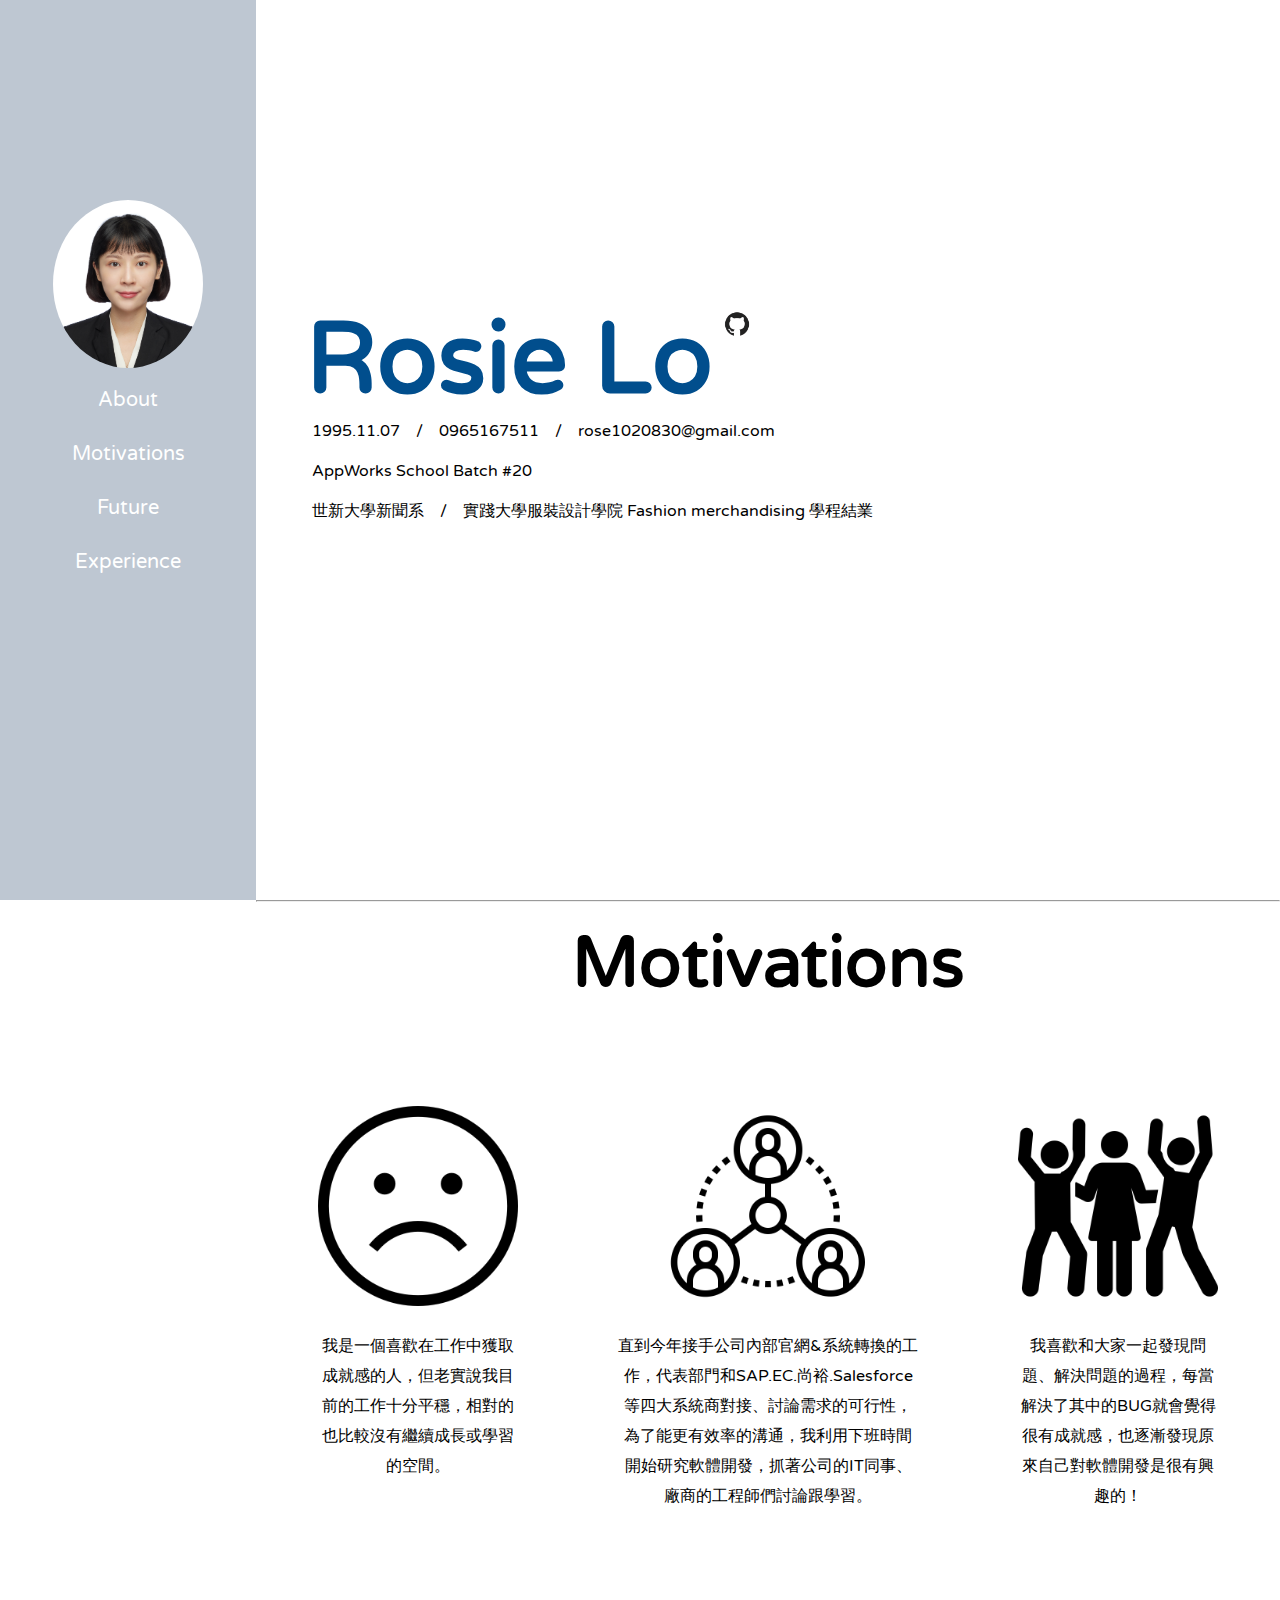
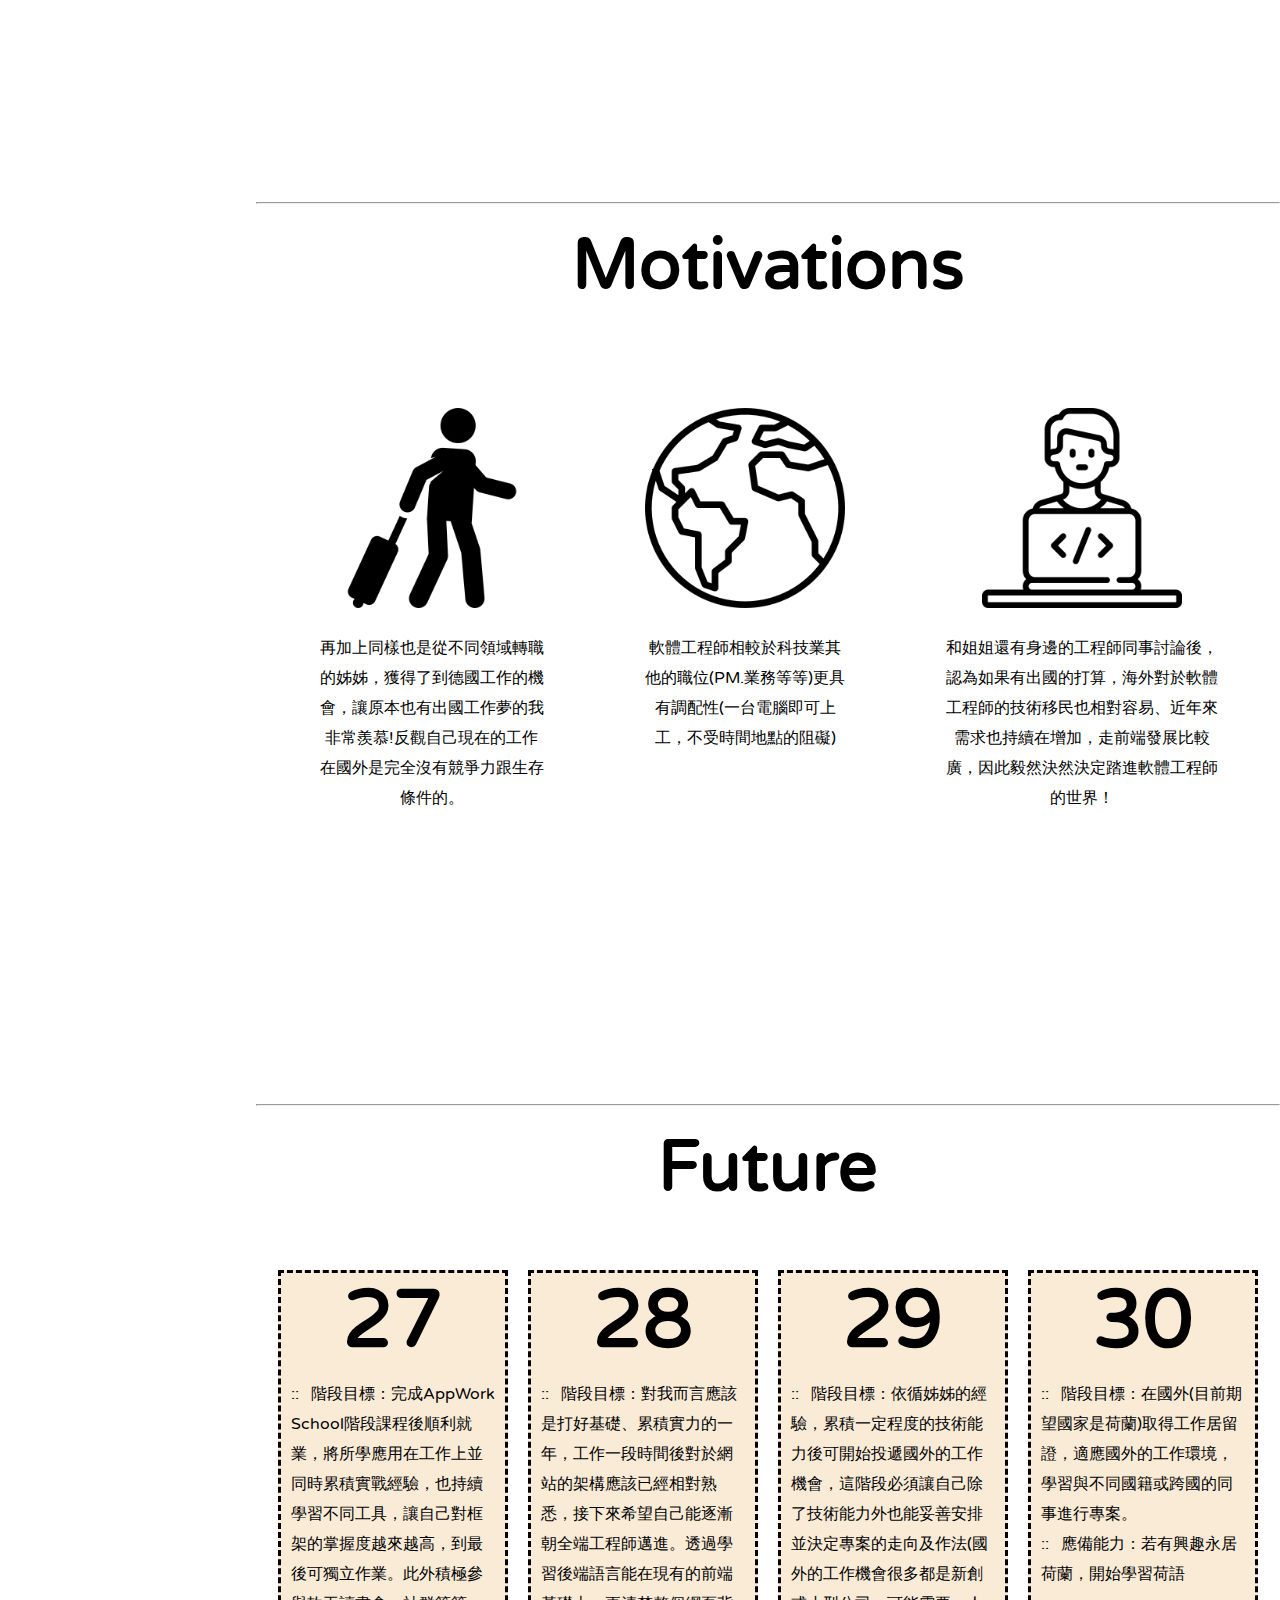
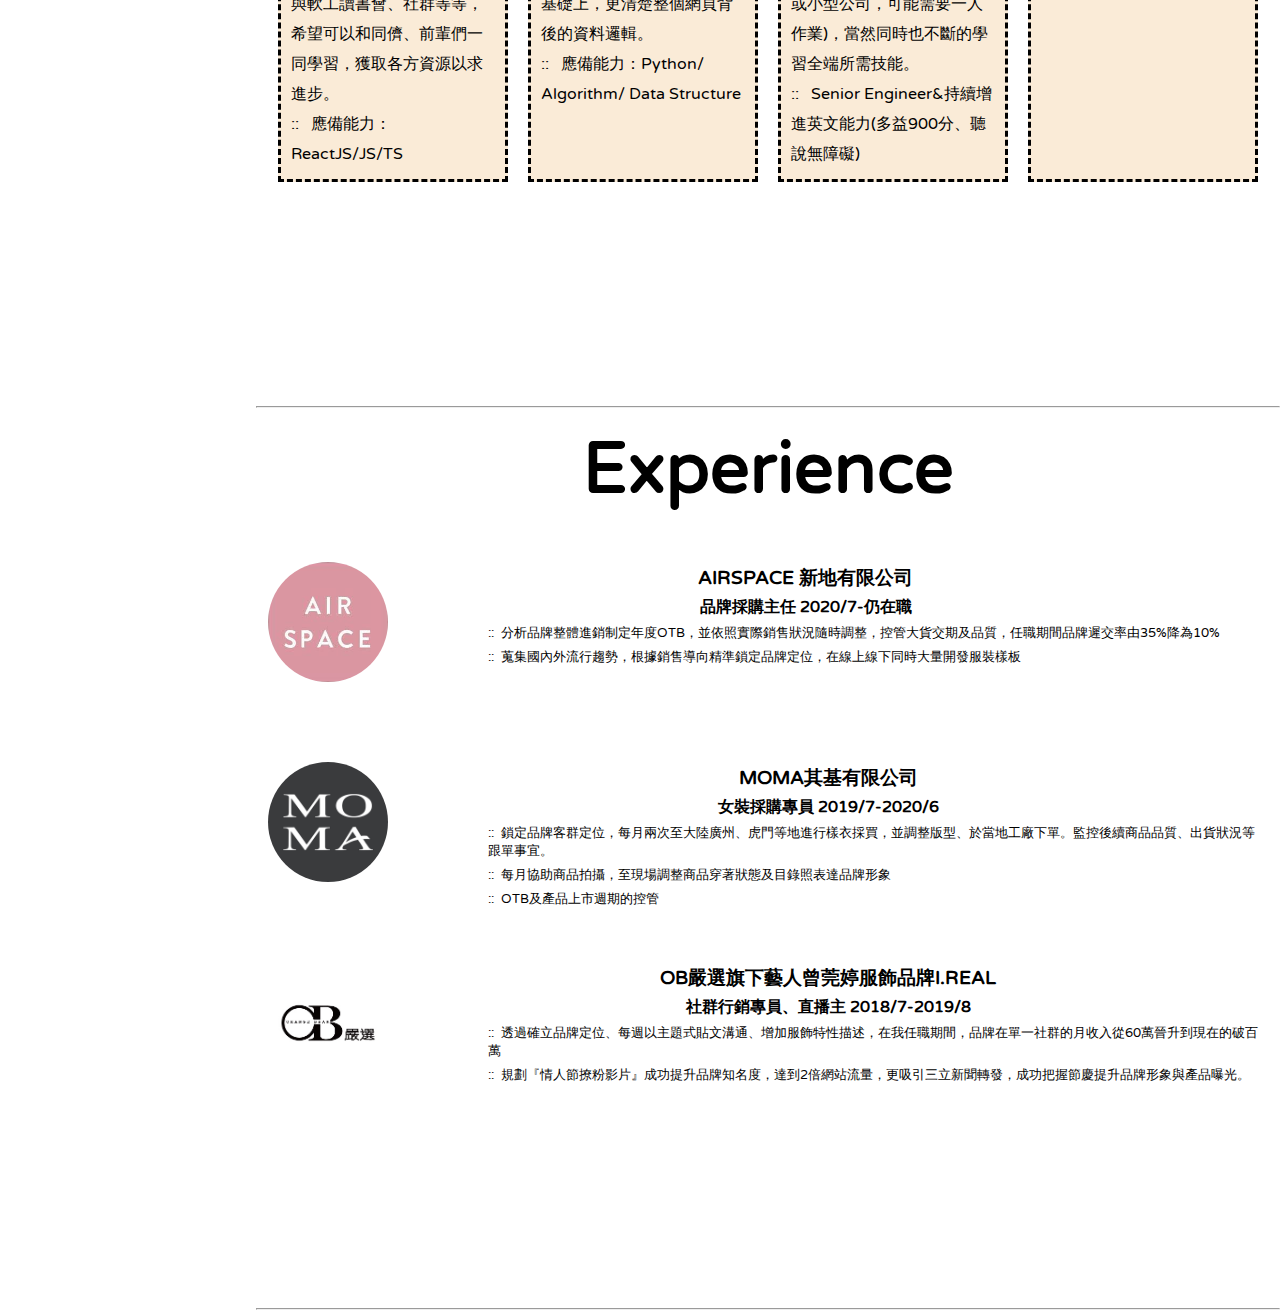
<file: index.html>
<!DOCTYPE html>


<head>

   <link rel="reset" href="fond-end/reset.css">
   <link rel="stylesheet" href="index.css">
   <link rel="stylesheet"href="https://fonts.googleapis.com/css2?family=Varela+Round">
   <meta name="viewport" content="width=device-width, initial-scale=1, user-scalable=no">


<body>
    <div class="side-menu" id="test">
        <div class="wrap">
            <img src="B20220724 38 羅思霓 健保.jpg">
            <nav>
             <a id= "side-menu-about" href="#about">About</a>
             <a id= "side-menu-motivations" href="motivations">Motivations</a>
             <a id= "side-menu-future" href="#future">Future</a>
             <a id= "side-menu-experience" href="#experience">Experience</a>
             </nav>
        </div>
    </div>
       
    <div class="content">
      <div class="wrap">
            <div class="about" id="about">
                <div class="about-box">
                  <div class="git">
                  <h1>Rosie Lo</h1> 
                  <a href="https://github.com/ninibobooooo?tab=repositories"><img src="logo/github.png"></a>
                  </div>
                  <ul>
                    <li>
                      1995.11.07
                    </li>
                    <li>
                      /
                    </li>
                    <li>
                      0965167511
                    </li>
                    <li>
                      /
                    </li>
                    <li>
                      rose1020830@gmail.com
                    </li>
                  </ul>
                    <br>
                    <ul>
                      <li>
                        AppWorks School Batch #20 
                      </li>
                    </ul>
                    <br>
                    <ul>
                      <li>
                        世新大學新聞系
                      </li>
                      <li>
                        /
                      </li>
                      <li>
                        實踐大學服裝設計學院 Fashion merchandising 學程結業 
                      </li>
                    </ul>
                   
                    

      
                </div>
            </div>
      </div>
            <hr>



            
            
    

            
            <div class="motivations" id="motivations" >
                <h2>Motivations</h2>

                <div class="moticontent">
                  <div class="story">
                     <div class="icon">
                      <img src="icon/sad.png">
                     </div>
                     <div class="text">
                         <p>
                         我是一個喜歡在工作中獲取成就感的人，但老實說我目前的工作十分平穩，相對的也比較沒有繼續成長或學習的空間。
                         </p>
                     </div>
                  </div>

                    <div class="story">
                      <div class="icon">
                         <img src="icon/connection.png">
                      </div>
                      <div class="text">
                          <p>
                            直到今年接手公司內部官網&系統轉換的工作，代表部門和SAP.EC.尚裕.Salesforce等四大系統商對接、討論需求的可行性，為了能更有效率的溝通，我利用下班時間開始研究軟體開發，抓著公司的IT同事、廠商的工程師們討論跟學習。
                          </p>
                      </div>
                   </div>
                      
                 
                   <div class="story">
                      <div class="icon">
                          <img src="icon/friends.png">
                      </div>
                      <div class="text">
                          <p>
                            我喜歡和大家一起發現問題、解決問題的過程，每當解決了其中的BUG就會覺得很有成就感，也逐漸發現原來自己對軟體開發是很有興趣的！
                          </p>
                     </div>
                 </div> 
             </div>
         </div>
        <hr>

        <div class="motivations" id="motivations" >
            <h2>Motivations</h2>

            <div class="moticontent">
              <div class="story">
                 <div class="icon">
                  <img src="icon/passenger.png">
                 </div>
                 <div class="text">
                     <p>
                        再加上同樣也是從不同領域轉職的姊姊，獲得了到德國工作的機會，讓原本也有出國工作夢的我非常羨慕!反觀自己現在的工作在國外是完全沒有競爭力跟生存條件的。
                     </p>
                 </div>
              </div>

                <div class="story">
                  <div class="icon">
                     <img src="icon/worldwide.png">
                  </div>
                  <div class="text">
                      <p>
                        軟體工程師相較於科技業其他的職位(PM.業務等等)更具有調配性(一台電腦即可上工，不受時間地點的阻礙)
                      </p>
                  </div>
               </div>
                  
             
               <div class="story">
                  <div class="icon">
                      <img src="icon/software-engineer.png">
                  </div>
                  <div class="text">
                      <p>
                        和姐姐還有身邊的工程師同事討論後，認為如果有出國的打算，海外對於軟體工程師的技術移民也相對容易、近年來需求也持續在增加，走前端發展比較廣，因此毅然決然決定踏進軟體工程師的世界！
                      </p>
                 </div>
             </div> 
         </div>
     </div>
     <hr>






        
            <div class="future" id="future" >
                <h2>Future</h2>
             <div class="wrap">
              <div class="future_content">
                  <div class="age">
                      <h5>27</h5>
                      <ul>
                          <li>
                             階段目標：完成AppWork School階段課程後順利就業，將所學應用在工作上並同時累積實戰經驗，也持續學習不同工具，讓自己對框架的掌握度越來越高，到最後可獨立作業。此外積極參與軟工讀書會、社群等等，希望可以和同儕、前輩們一同學習，獲取各方資源以求進步。
                         </li>
                          <li>
                          應備能力：ReactJS/JS/TS
                         </li>
                     </ul>
                  </div>
              </div>

              <div class="future_content">
                  <div class="age">
                      <h5>28</h5>
                      <ul>
                      <li>
                         階段目標：對我而言應該是打好基礎、累積實力的一年，工作一段時間後對於網站的架構應該已經相對熟悉，接下來希望自己能逐漸朝全端工程師邁進。透過學習後端語言能在現有的前端基礎上，更清楚整個網頁背後的資料邏輯。
                      </li>
                      <li>
                          應備能力：Python/ Algorithm/ Data Structure
                      </li>
                      </ul>
                    </div>
             </div>

             <div class="future_content">
                   <div class="age">
                     <h5>29</h5>
                     <ul>
                         <li>
                            階段目標：依循姊姊的經驗，累積一定程度的技術能力後可開始投遞國外的工作機會，這階段必須讓自己除了技術能力外也能妥善安排並決定專案的走向及作法(國外的工作機會很多都是新創或小型公司，可能需要一人作業)，當然同時也不斷的學習全端所需技能。
                         </li>
                         <li>
                            Senior Engineer&持續增進英文能力(多益900分、聽說無障礙)
                         </li>
                      </ul>
                   </div> 
              </div>

              <div class="future_content">
                 <div class="age">
                      <h5>30</h5>
                      <ul>
                          <li>
                             階段目標：在國外(目前期望國家是荷蘭)取得工作居留證，適應國外的工作環境，學習與不同國籍或跨國的同事進行專案。
                          </li>
                          <li>
                              應備能力：若有興趣永居荷蘭，開始學習荷語
                         </li>
                      </ul>
                 </div>
              </div>
            </div>
          </div>

          <hr>
          <div class="experience" id="experience">
            <h2>Experience</h2>

            <div class="company">
               <div class="company_logo">
                 <img src="logo/airspace_logo.jpeg">
               </div>

               <div class="text">
                 <h3>AIRSPACE 新地有限公司</h3>
                 <h4>品牌採購主任 2020/7-仍在職</h4>
                 <ul>
                  <li>分析品牌整體進銷制定年度OTB，並依照實際銷售狀況隨時調整，控管大貨交期及品質，任職期間品牌遲交率由35%降為10%</li>

                  <li>蒐集國內外流行趨勢，根據銷售導向精準鎖定品牌定位，在線上線下同時大量開發服裝樣板</li>
                 </ul>  
               </div>
            </div>
          
            <div class="company">
                <div class="company_logo">
                  <img src="logo/moma_app_icon.png">
                </div>

                <div class="text">
                  <h3>MOMA其基有限公司</h3>
                  <h4>女裝採購專員 2019/7-2020/6</h4>
                  <ul>
                   <li>鎖定品牌客群定位，每月兩次至大陸廣州、虎門等地進行樣衣採買，並調整版型、於當地工廠下單。監控後續商品品質、出貨狀況等跟單事宜。</li>
                   <li>每月協助商品拍攝，至現場調整商品穿著狀態及目錄照表達品牌形象</li>
                   <li>OTB及產品上市週期的控管</li>
                  </ul>  
                </div>
            </div>

            <div class="company">
                <div class="company_logo">
                  <img src="logo/1602904861-316703539.jpeg">
                </div>

                <div class="text">
                  <h3>OB嚴選旗下藝人曾莞婷服飾品牌I.REAL</h3>
                  <h4>社群行銷專員、直播主 2018/7-2019/8</h4>
                  <ul>
                   <li>透過確立品牌定位、每週以主題式貼⽂溝通、增加服飾特性描述，在我任職期間，品牌在單⼀社群的月收入從60萬晉升到現在的破百萬</li>
                   <li>規劃『情人節撩粉影片』成功提升品牌知名度，達到2倍網站流量，更吸引三立新聞轉發，成功把握節慶提升品牌形象與產品曝光。</li>
                  </ul>  
                </div>
            </div>
        
        </div>
        <hr>    
    </div>
 
</body>

<script src="practice.js"></script>
</file>
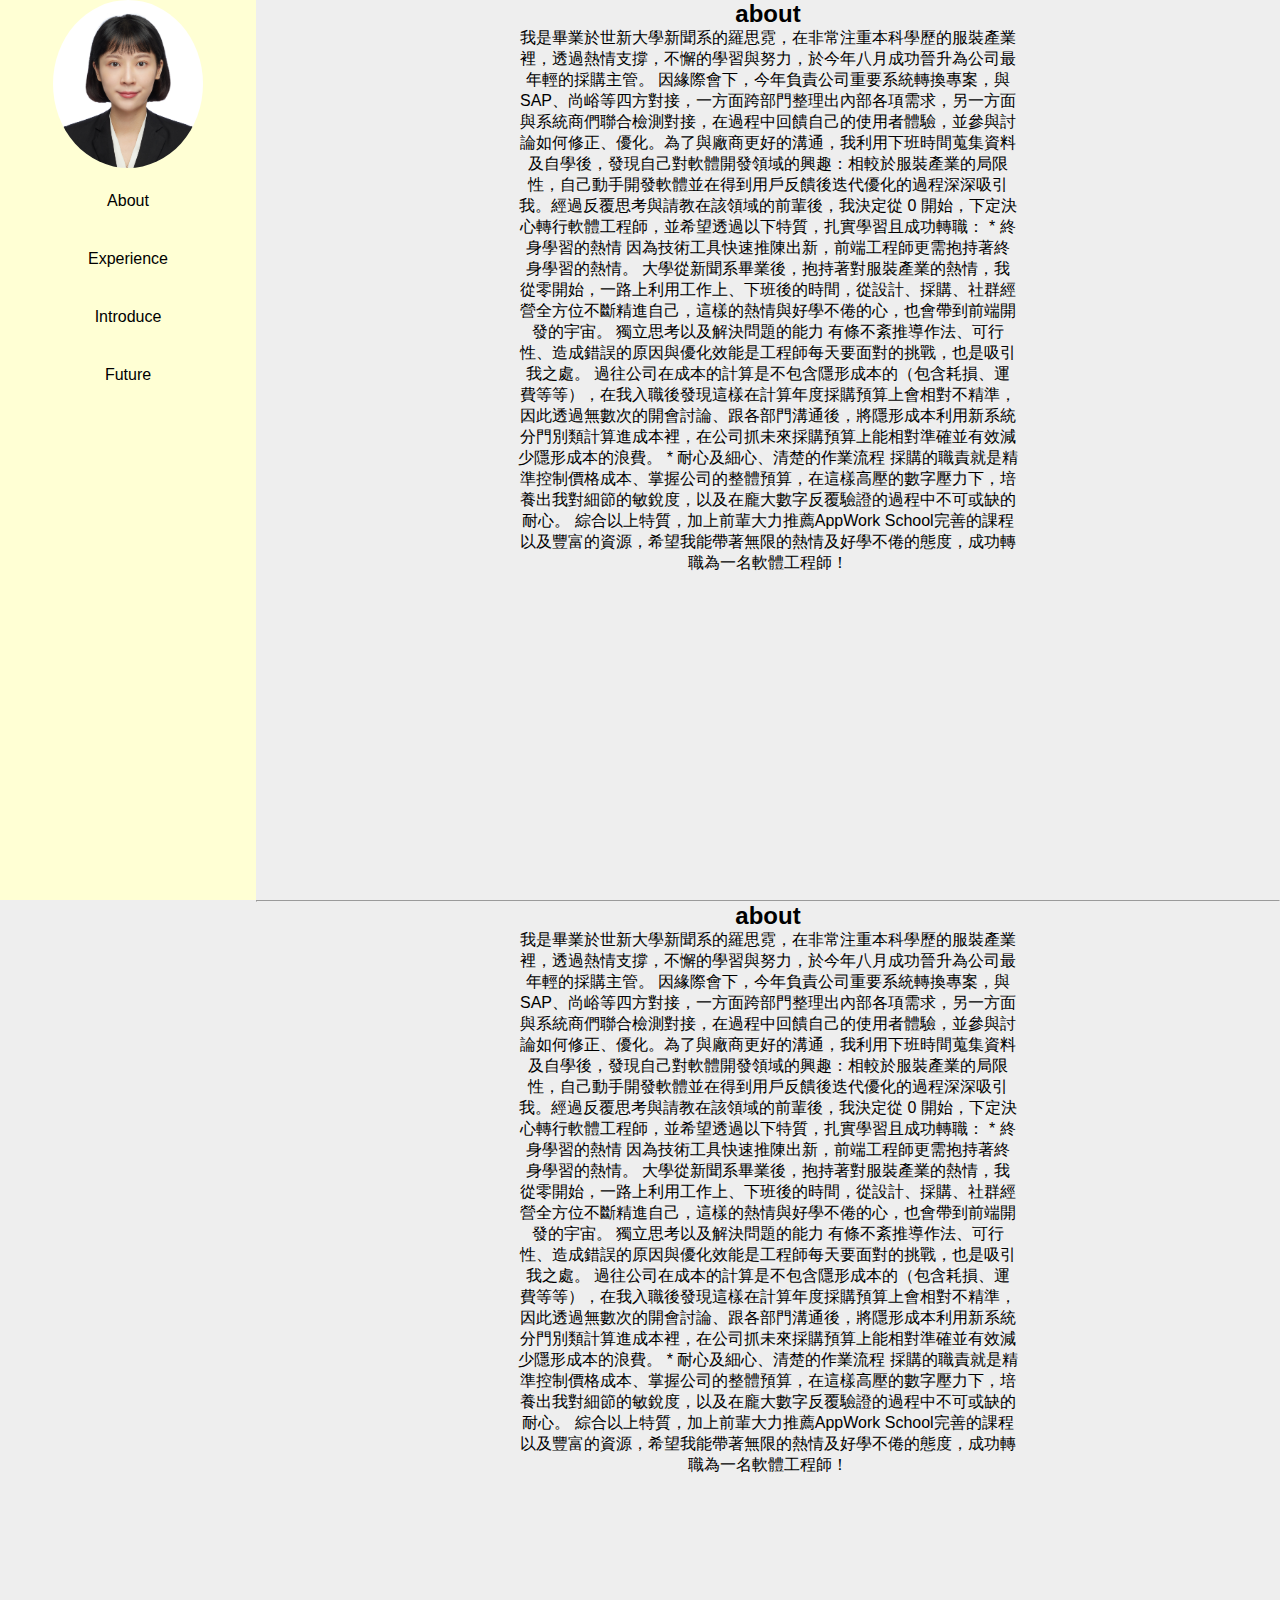
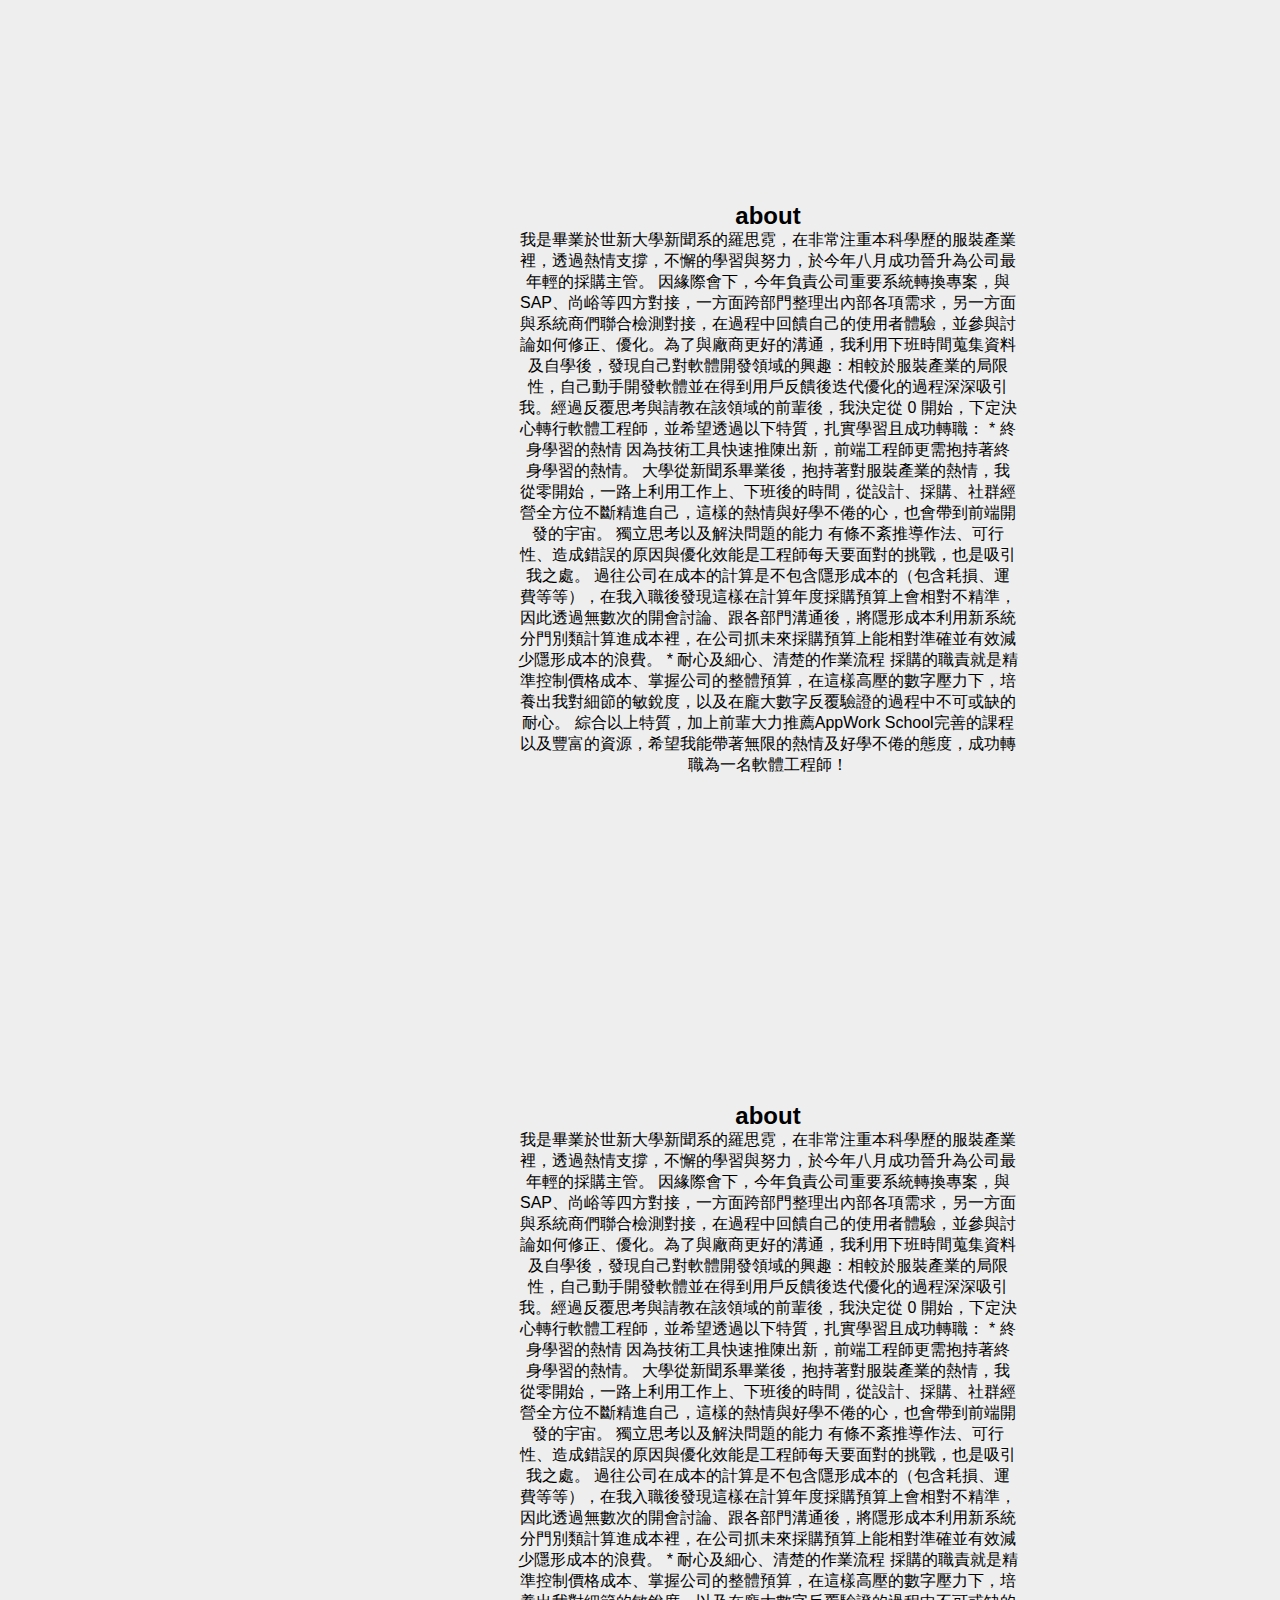
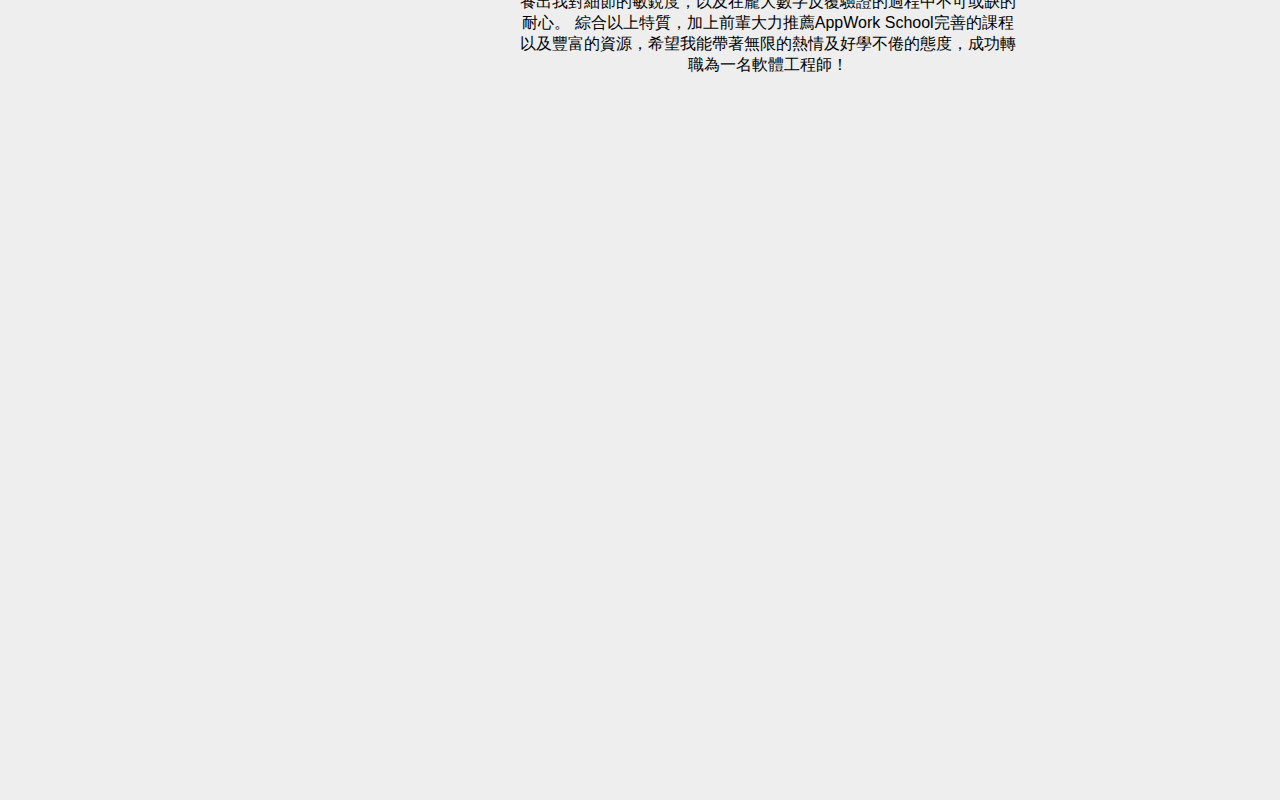
<file: resume.html>
<!DOCTYPE html>
<head>

   <link rel="reset" href="fond-end/reset.css">
   <link rel="stylesheet" href="resume.css">

</head>

 
<body>
  <div class="wrap">
    <div class="side-menu">
        <div class="wrap">
            <img src="B20220724 38 羅思霓 健保.jpg">
            <nav>
             <a href="#about">About</a>
             <a href="#experience">Experience</a>
             <a href="#introduce">Introduce</a>
             <a href="#future">Future</a>
             </nav>
        </div>
    </div>
       
    <div class="content">
      <div class="wrap">
            <div class="about" id="about">
                <h2>about</h2>
                <p>
                    我是畢業於世新大學新聞系的羅思霓，在非常注重本科學歷的服裝產業裡，透過熱情支撐，不懈的學習與努力，於今年八月成功晉升為公司最年輕的採購主管。
    
                    因緣際會下，今年負責公司重要系統轉換專案，與 SAP、尚峪等四方對接，一方面跨部門整理出內部各項需求，另一方面與系統商們聯合檢測對接，在過程中回饋自己的使用者體驗，並參與討論如何修正、優化。為了與廠商更好的溝通，我利用下班時間蒐集資料及自學後，發現自己對軟體開發領域的興趣：相較於服裝產業的局限性，自己動手開發軟體並在得到用戶反饋後迭代優化的過程深深吸引我。經過反覆思考與請教在該領域的前輩後，我決定從 0 開始，下定決心轉行軟體工程師，並希望透過以下特質，扎實學習且成功轉職：
                    
                    * 終身學習的熱情
                    因為技術工具快速推陳出新，前端工程師更需抱持著終身學習的熱情。
                    大學從新聞系畢業後，抱持著對服裝產業的熱情，我從零開始，一路上利用工作上、下班後的時間，從設計、採購、社群經營全方位不斷精進自己，這樣的熱情與好學不倦的心，也會帶到前端開發的宇宙。
                    
                    獨立思考以及解決問題的能力
                    有條不紊推導作法、可行性、造成錯誤的原因與優化效能是工程師每天要面對的挑戰，也是吸引我之處。
                    過往公司在成本的計算是不包含隱形成本的（包含耗損、運費等等），在我入職後發現這樣在計算年度採購預算上會相對不精準，因此透過無數次的開會討論、跟各部門溝通後，將隱形成本利用新系統分門別類計算進成本裡，在公司抓未來採購預算上能相對準確並有效減少隱形成本的浪費。
                    
                    * 耐心及細心、清楚的作業流程
                    採購的職責就是精準控制價格成本、掌握公司的整體預算，在這樣高壓的數字壓力下，培養出我對細節的敏銳度，以及在龐大數字反覆驗證的過程中不可或缺的耐心。
                    
                    綜合以上特質，加上前輩大力推薦AppWork School完善的課程以及豐富的資源，希望我能帶著無限的熱情及好學不倦的態度，成功轉職為一名軟體工程師！
                    
                </p>
            </div>
            <hr>
            <div class="experience" id="experience">
                <h2>about</h2>
                <p>
                    我是畢業於世新大學新聞系的羅思霓，在非常注重本科學歷的服裝產業裡，透過熱情支撐，不懈的學習與努力，於今年八月成功晉升為公司最年輕的採購主管。
    
                    因緣際會下，今年負責公司重要系統轉換專案，與 SAP、尚峪等四方對接，一方面跨部門整理出內部各項需求，另一方面與系統商們聯合檢測對接，在過程中回饋自己的使用者體驗，並參與討論如何修正、優化。為了與廠商更好的溝通，我利用下班時間蒐集資料及自學後，發現自己對軟體開發領域的興趣：相較於服裝產業的局限性，自己動手開發軟體並在得到用戶反饋後迭代優化的過程深深吸引我。經過反覆思考與請教在該領域的前輩後，我決定從 0 開始，下定決心轉行軟體工程師，並希望透過以下特質，扎實學習且成功轉職：
                    
                    * 終身學習的熱情
                    因為技術工具快速推陳出新，前端工程師更需抱持著終身學習的熱情。
                    大學從新聞系畢業後，抱持著對服裝產業的熱情，我從零開始，一路上利用工作上、下班後的時間，從設計、採購、社群經營全方位不斷精進自己，這樣的熱情與好學不倦的心，也會帶到前端開發的宇宙。
                    
                    獨立思考以及解決問題的能力
                    有條不紊推導作法、可行性、造成錯誤的原因與優化效能是工程師每天要面對的挑戰，也是吸引我之處。
                    過往公司在成本的計算是不包含隱形成本的（包含耗損、運費等等），在我入職後發現這樣在計算年度採購預算上會相對不精準，因此透過無數次的開會討論、跟各部門溝通後，將隱形成本利用新系統分門別類計算進成本裡，在公司抓未來採購預算上能相對準確並有效減少隱形成本的浪費。
                    
                    * 耐心及細心、清楚的作業流程
                    採購的職責就是精準控制價格成本、掌握公司的整體預算，在這樣高壓的數字壓力下，培養出我對細節的敏銳度，以及在龐大數字反覆驗證的過程中不可或缺的耐心。
                    
                    綜合以上特質，加上前輩大力推薦AppWork School完善的課程以及豐富的資源，希望我能帶著無限的熱情及好學不倦的態度，成功轉職為一名軟體工程師！
                    
                </p>
            </div>
            <div class="introduce" id="introduce" >
                <h2>about</h2>
                <p>
                    我是畢業於世新大學新聞系的羅思霓，在非常注重本科學歷的服裝產業裡，透過熱情支撐，不懈的學習與努力，於今年八月成功晉升為公司最年輕的採購主管。
    
                    因緣際會下，今年負責公司重要系統轉換專案，與 SAP、尚峪等四方對接，一方面跨部門整理出內部各項需求，另一方面與系統商們聯合檢測對接，在過程中回饋自己的使用者體驗，並參與討論如何修正、優化。為了與廠商更好的溝通，我利用下班時間蒐集資料及自學後，發現自己對軟體開發領域的興趣：相較於服裝產業的局限性，自己動手開發軟體並在得到用戶反饋後迭代優化的過程深深吸引我。經過反覆思考與請教在該領域的前輩後，我決定從 0 開始，下定決心轉行軟體工程師，並希望透過以下特質，扎實學習且成功轉職：
                    
                    * 終身學習的熱情
                    因為技術工具快速推陳出新，前端工程師更需抱持著終身學習的熱情。
                    大學從新聞系畢業後，抱持著對服裝產業的熱情，我從零開始，一路上利用工作上、下班後的時間，從設計、採購、社群經營全方位不斷精進自己，這樣的熱情與好學不倦的心，也會帶到前端開發的宇宙。
                    
                    獨立思考以及解決問題的能力
                    有條不紊推導作法、可行性、造成錯誤的原因與優化效能是工程師每天要面對的挑戰，也是吸引我之處。
                    過往公司在成本的計算是不包含隱形成本的（包含耗損、運費等等），在我入職後發現這樣在計算年度採購預算上會相對不精準，因此透過無數次的開會討論、跟各部門溝通後，將隱形成本利用新系統分門別類計算進成本裡，在公司抓未來採購預算上能相對準確並有效減少隱形成本的浪費。
                    
                    * 耐心及細心、清楚的作業流程
                    採購的職責就是精準控制價格成本、掌握公司的整體預算，在這樣高壓的數字壓力下，培養出我對細節的敏銳度，以及在龐大數字反覆驗證的過程中不可或缺的耐心。
                    
                    綜合以上特質，加上前輩大力推薦AppWork School完善的課程以及豐富的資源，希望我能帶著無限的熱情及好學不倦的態度，成功轉職為一名軟體工程師！
                    
                </p>
            </div>
            <div class="future" id="future" >
                <h2>about</h2>
                <p>
                    我是畢業於世新大學新聞系的羅思霓，在非常注重本科學歷的服裝產業裡，透過熱情支撐，不懈的學習與努力，於今年八月成功晉升為公司最年輕的採購主管。
    
                    因緣際會下，今年負責公司重要系統轉換專案，與 SAP、尚峪等四方對接，一方面跨部門整理出內部各項需求，另一方面與系統商們聯合檢測對接，在過程中回饋自己的使用者體驗，並參與討論如何修正、優化。為了與廠商更好的溝通，我利用下班時間蒐集資料及自學後，發現自己對軟體開發領域的興趣：相較於服裝產業的局限性，自己動手開發軟體並在得到用戶反饋後迭代優化的過程深深吸引我。經過反覆思考與請教在該領域的前輩後，我決定從 0 開始，下定決心轉行軟體工程師，並希望透過以下特質，扎實學習且成功轉職：
                    
                    * 終身學習的熱情
                    因為技術工具快速推陳出新，前端工程師更需抱持著終身學習的熱情。
                    大學從新聞系畢業後，抱持著對服裝產業的熱情，我從零開始，一路上利用工作上、下班後的時間，從設計、採購、社群經營全方位不斷精進自己，這樣的熱情與好學不倦的心，也會帶到前端開發的宇宙。
                    
                    獨立思考以及解決問題的能力
                    有條不紊推導作法、可行性、造成錯誤的原因與優化效能是工程師每天要面對的挑戰，也是吸引我之處。
                    過往公司在成本的計算是不包含隱形成本的（包含耗損、運費等等），在我入職後發現這樣在計算年度採購預算上會相對不精準，因此透過無數次的開會討論、跟各部門溝通後，將隱形成本利用新系統分門別類計算進成本裡，在公司抓未來採購預算上能相對準確並有效減少隱形成本的浪費。
                    
                    * 耐心及細心、清楚的作業流程
                    採購的職責就是精準控制價格成本、掌握公司的整體預算，在這樣高壓的數字壓力下，培養出我對細節的敏銳度，以及在龐大數字反覆驗證的過程中不可或缺的耐心。
                    
                    綜合以上特質，加上前輩大力推薦AppWork School完善的課程以及豐富的資源，希望我能帶著無限的熱情及好學不倦的態度，成功轉職為一名軟體工程師！
                    
                </p>
            </div>
        </div>   
    </div>
        

    

    
  </div>
</body>
</file>
<file: index.css>
*{
    margin: 0;
    padding: 0;
    list-style: none;
}


html,body{
    height: 100vh;
    font-family: 'Varela Round';
    }


body{
    background-color:#ffffff;}

@media screen and (max-width: 768px){
        body {
            background: green;
    }
        .content .wrap .about .about-box{
            width: 550px;
        }

        .side-menu .wrap {
            background-color: aqua;
       
        }
}

@media screen and (max-width: 375px){
   body{
    background-color: red;
    
}; 
}



.side-menu{
    background-color:#bec7d2;
    height: 100vh;
    width: 20%;
    position: fixed;
    text-align: center;
}

.content{
        height: 4000px;
        margin-left: 20%;
    }

.side-menu nav a{
    display: block;
    padding:15px;
    color:white;
    text-decoration: none;
    font-size: 20px;
   
}

.side-menu .wrap{
    margin-top: 200px;
}

.side-menu nav a:hover{
    color:#bec7d2;
}

.side-menu .wrap img{
    width: 150px;
    margin: auto;
    border-radius:50%;

}





.content .about{
    height: 900px;
    width: 1000px;
}


.content .wrap .about .about-box
{
    padding-top: 30%;
    text-align: left;
    padding-left: 50px;
}

 h1{
    font-size: 100px;    
    text-decoration: none;
    color:#014e8d;
} 

.content .wrap .about .about-box .git{
    display: flex;

}
.content .wrap .about .about-box img {
  width: 28px;
  margin: 10px;
}

  



.content .wrap .about .about-box ul li{
    display: inline;
    padding: 6px;
   
    
}

/* .content .wrap .about .about-box p{
    padding-top: 10px;
    font-size: 24px;
} */



h2{
    text-align:center ;
    padding-top: 20px;
    padding-bottom: 50px;
    font-size: 70px;
}



h3 {
    text-align: center;
    padding: 3px;
}

h4{
    text-align: center;
    padding: 3px;
}

.content .experience{
    height: 900px;
    margin: auto;
    width: 1000px;
}

.company{
    height: 200px;
    display: flex;
}

.experience .company img{
  width: 120px;
  border-radius:50%;
}

.experience .company .text ul li{
    padding: 3px;
    padding-left: 100px;
    font-size: small;
}

/* .experience .company .text > ul >li {list-style: none} */
.experience .company .text > ul > li::before {content: "::";display: inline-block; width: 1em;}



.motivations {
    height: 900px;
    width: 1000px;
    margin: auto;
    
}

.motivations .moticontent {
display: flex;
/*background-color: aquamarine;*/
margin: auto;
}

.motivations .moticontent .story{
    margin: 50px;
    text-align: center;
}

img {
    width: 200px;
}

.moticontent .text{
    /*background-color: blue;*/
    padding-top: 20px;
    line-height: 30px;
}







.content .future{
    height: 900px;
    width: 1000px;
    margin: auto;
   

}

.content .future .wrap{
    display: flex;
   
}
    
.future .future_content{
    width: 800px;
    margin: 10px;
    background-color: antiquewhite;
    border-style:dashed;
    
}

h5{
    font-size: 80px ;
    text-align: center;
}

.age ul{
    
    text-align: left;
    line-height: 30px;
    margin: 10px;

}

.age > ul > li::before {content: "::";display: inline-block; width: 1em;}
</file>
<file: resume.css>
*{
    margin: 0;
    padding: 0;
    list-style: none;
    font-family: Arial, Helvetica, sans-serif;
}


html,body{
    height: 100vh;
}

body{
    background-color:#eee ;
}

.side-menu{
    background-color:#FFFFD4;
    height: 100vh;
    flex-direction: column;
    float: left;
    width: 20%;
    position: fixed;
    text-align: center;

    /*left: 0;
    width: 250px;
    float: left;*/
      }

.side-menu nav a{
    display: block;
    padding:20px 10px;
    color:black;
    text-decoration: none;
}

.side-menu nav a:hover{
    color:aliceblue;
}

.wrap img{
    width: 150px;
    margin: auto;
    /*padding: 0 20px;*/
    border-radius:50%;

}

.content{
    height: 4000px;
    margin-left: 20%;
    margin-right: 0%;
    /*position: fixed;
    right: 0;
    display: inline-block;
    position:absolute;
    right: 0;
    top: 0;*/
}


.content .wrap{
    text-align: center;

}

.content .about{
    height: 900px;
    width: 500px;
    margin: auto;
}

.content .experience{
    height: 900px;
    width: 500px;
    margin: auto;
}

.content .introduce{
    height: 900px;
    width: 500px;
    margin: auto;
}

.content .future{
    height: 900px;
    width: 500px;
    margin: auto;
}

.content .hr{
color: red;
}
</file>
